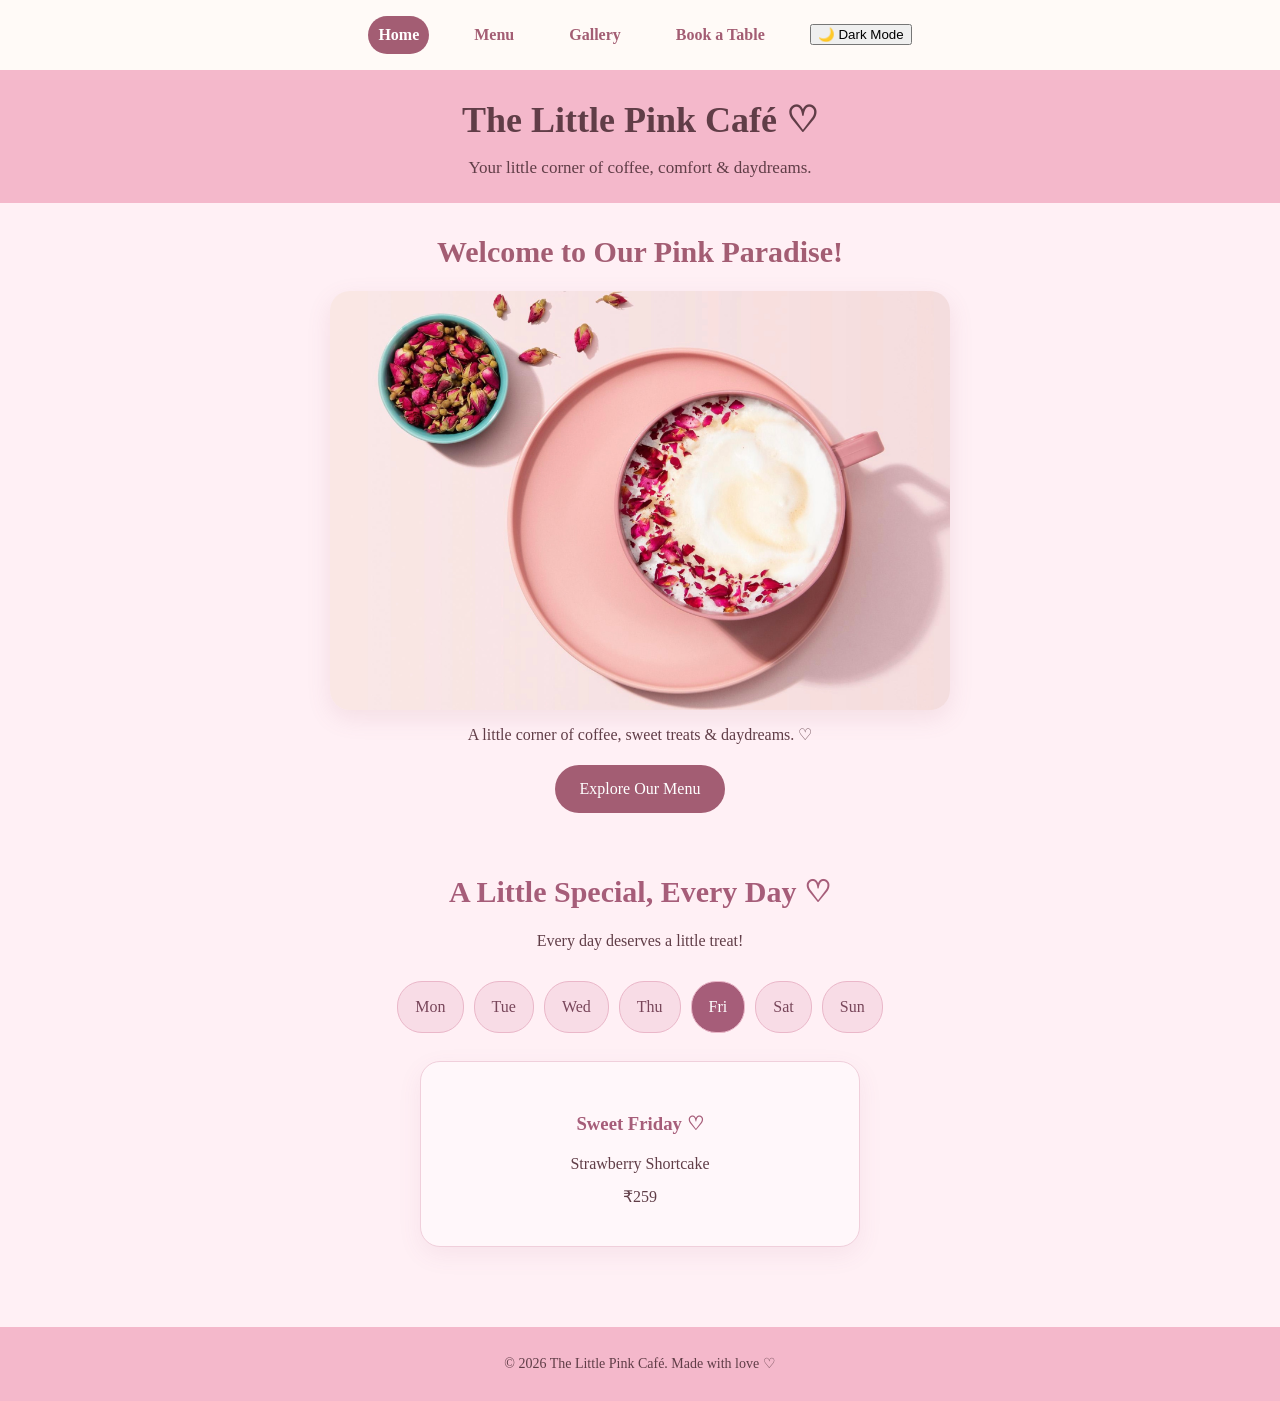
<file: index.html>
<!DOCTYPE html>
<html lang="en">

<head>
    <meta charset="UTF-8">
    <meta name="viewport" content="width=device-width, initial-scale=1.0">
    <title>The Little Pink Café</title>
    <link rel="stylesheet" href="css/style.css">
</head>

<body>


<nav class="navbar">
    <a href="index.html" class="active">Home</a>
    <a href="menu.html">Menu</a>
    <a href="gallery.html">Gallery</a>
    <a href="booking.html">Book a Table</a>
    <button id="theme-toggle" type="button">🌙 Dark Mode</button>
</nav>


    <header>
        <h1>The Little Pink Café ♡</h1>
        <p>Your little corner of coffee, comfort & daydreams.</p>
    </header>

    <main>
        <section>
            <h2>Welcome to Our Pink Paradise!</h2>

<img src="images/the little pink cafe image.png"
     alt="Pink coffee on a pastel pink table"
     class="hero-image">

            
                
<p>
    
A little corner of coffee, sweet treats &amp; daydreams. ♡

</p>

            </p>
            <a href="menu.html">Explore Our Menu</a>
        </section>
    
<section class="daily-specials">
    <h2>A Little Special, Every Day ♡</h2>
    <p>Every day deserves a little treat!</p>

    <div class="special-days">
        <button type="button" data-day="1">Mon</button>
        <button type="button" data-day="2">Tue</button>
        <button type="button" data-day="3">Wed</button>
        <button type="button" data-day="4">Thu</button>
        <button type="button" data-day="5">Fri</button>
        <button type="button" data-day="6">Sat</button>
        <button type="button" data-day="0">Sun</button>
    </div>

    <div class="special-card">
        <h3 id="special-name">Today's Special</h3>
        <p id="special-item"></p>
        <p id="special-price"></p>
    </div>
</section>
</main>

    <footer>
        <p>&copy; 2026 The Little Pink Café. Made with love ♡</p>
    </footer>
    <script src="js/script.js"></script>

</body>
</html>
</file>
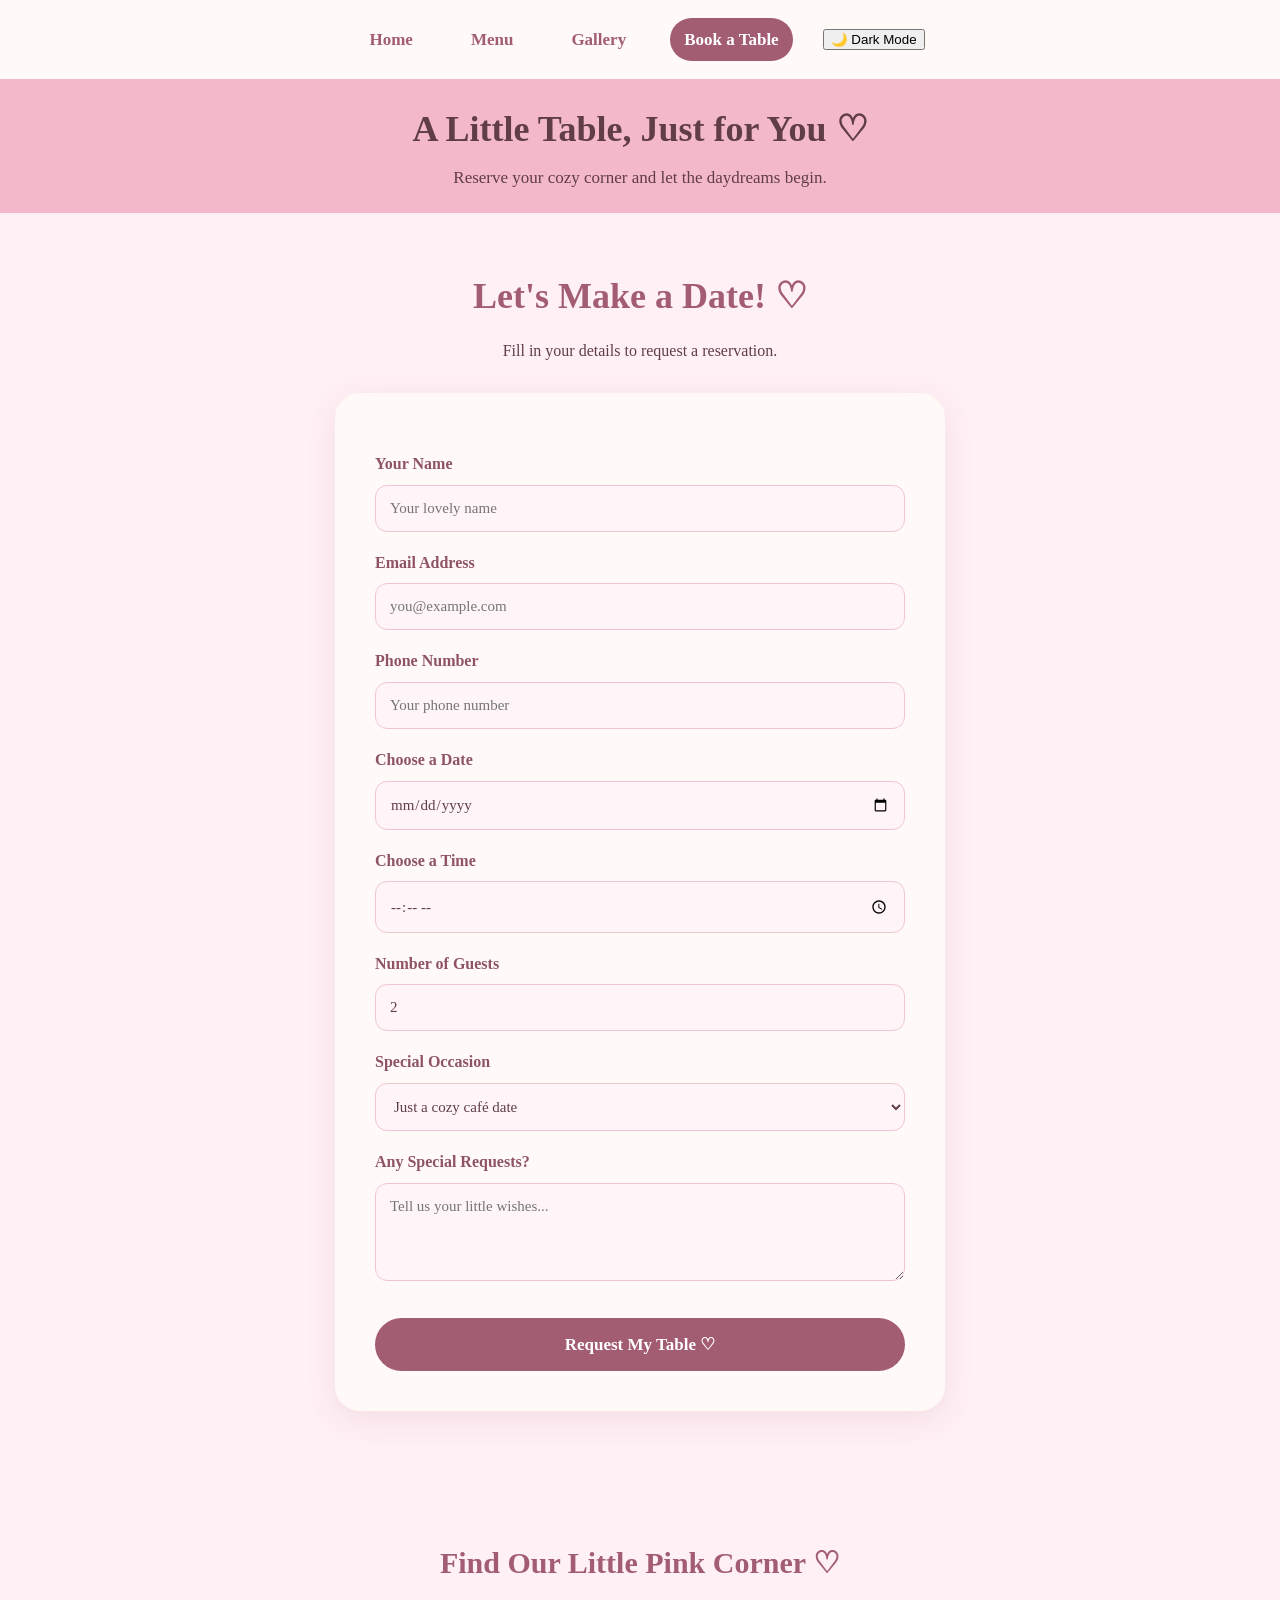
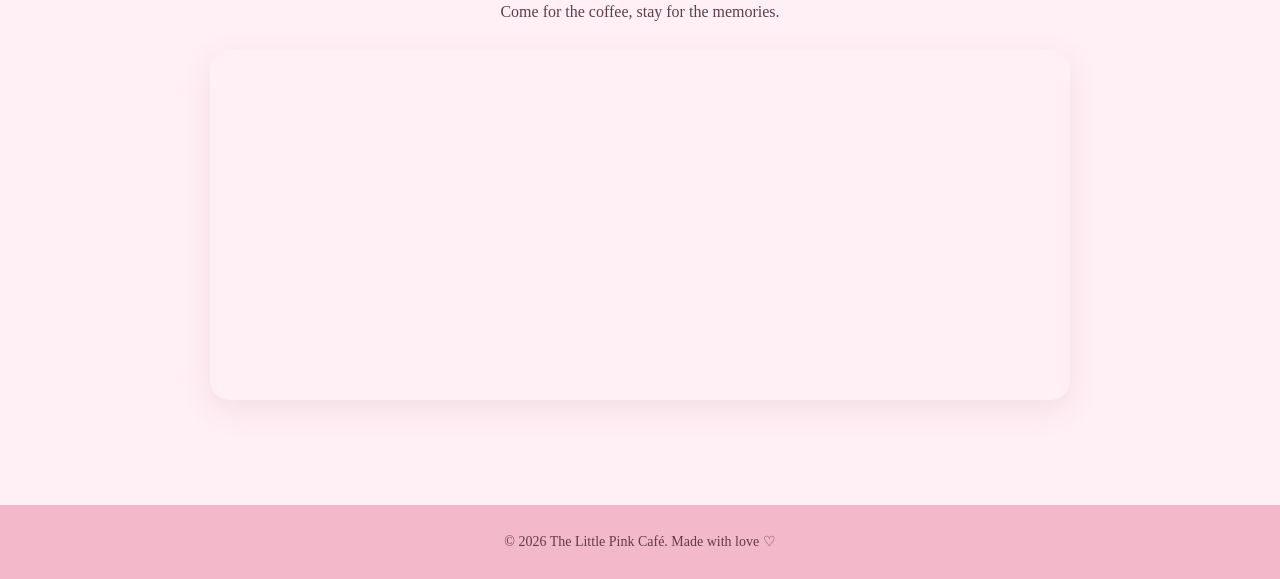
<file: booking.html>
<!DOCTYPE html>
<html lang="en">
<head>

<script>
    if (localStorage.getItem("cafeTheme") === "dark") {
        document.documentElement.classList.add("dark-mode");
    }
</script>

    <meta charset="UTF-8">
    <meta name="viewport" content="width=device-width, initial-scale=1.0">
    <title>Book a Table | The Little Pink Café</title>
    <link rel="stylesheet" href="css/style.css">
</head>
<body>

    <nav>
        <a href="index.html">Home</a>
        <a href="menu.html">Menu</a>
        <a href="gallery.html">Gallery</a>
        <a href="booking.html" class="active">Book a Table</a>

<button id="theme-toggle" type="button">🌙 Dark Mode</button>

    </nav>

    <header>
        <h1>A Little Table, Just for You ♡</h1>
        <p>Reserve your cozy corner and let the daydreams begin.</p>
    </header>

    <main>
        <section class="booking-section">
            <h2>Let's Make a Date! ♡</h2>
            <p>Fill in your details to request a reservation.</p>

            <form class="booking-form" id="booking-form">
            
                <label for="guest-name">Your Name</label>
                <input type="text" id="guest-name"
                       placeholder="Your lovely name" required>

                <label for="guest-email">Email Address</label>
                <input type="email" id="guest-email"
                       placeholder="you@example.com" required>

                <label for="guest-phone">Phone Number</label>
                <input type="tel" id="guest-phone"
                       placeholder="Your phone number" required>

                <label for="booking-date">Choose a Date</label>
                <input type="date" id="booking-date" required>

                <label for="booking-time">Choose a Time</label>
                <input type="time" id="booking-time" required>

                <label for="guest-count">Number of Guests</label>
                <input type="number" id="guest-count"
                       min="1" max="12" value="2" required>

                <label for="occasion">Special Occasion</label>
                <select id="occasion">
                    <option value="none">Just a cozy café date</option>
                    <option value="birthday">Birthday</option>
                    <option value="anniversary">Anniversary</option>
                    <option value="other">Something special!</option>
                </select>

                <label for="requests">Any Special Requests?</label>
                <textarea id="requests" rows="4"
                          placeholder="Tell us your little wishes..."></textarea>

                <button type="submit">Request My Table ♡</button>
            </form>
            <p id="booking-message" aria-live="polite"></p>
        </section>

<section class="location-section">
    <h2>Find Our Little Pink Corner ♡</h2>
    <p>Come for the coffee, stay for the memories.</p>

    <iframe
        src="https://www.google.com/maps?q=Kota,Rajasthan&output=embed"
        width="100%"
        height="350"
        style="border:0; border-radius:20px;"
        loading="lazy"
        title="Our café location">
    </iframe>
</section>

    </main>

    <footer>
        <p>&copy; 2026 The Little Pink Café. Made with love ♡</p>
    </footer>

<script src="js/script.js"></script>

</body>
</html>
</file>
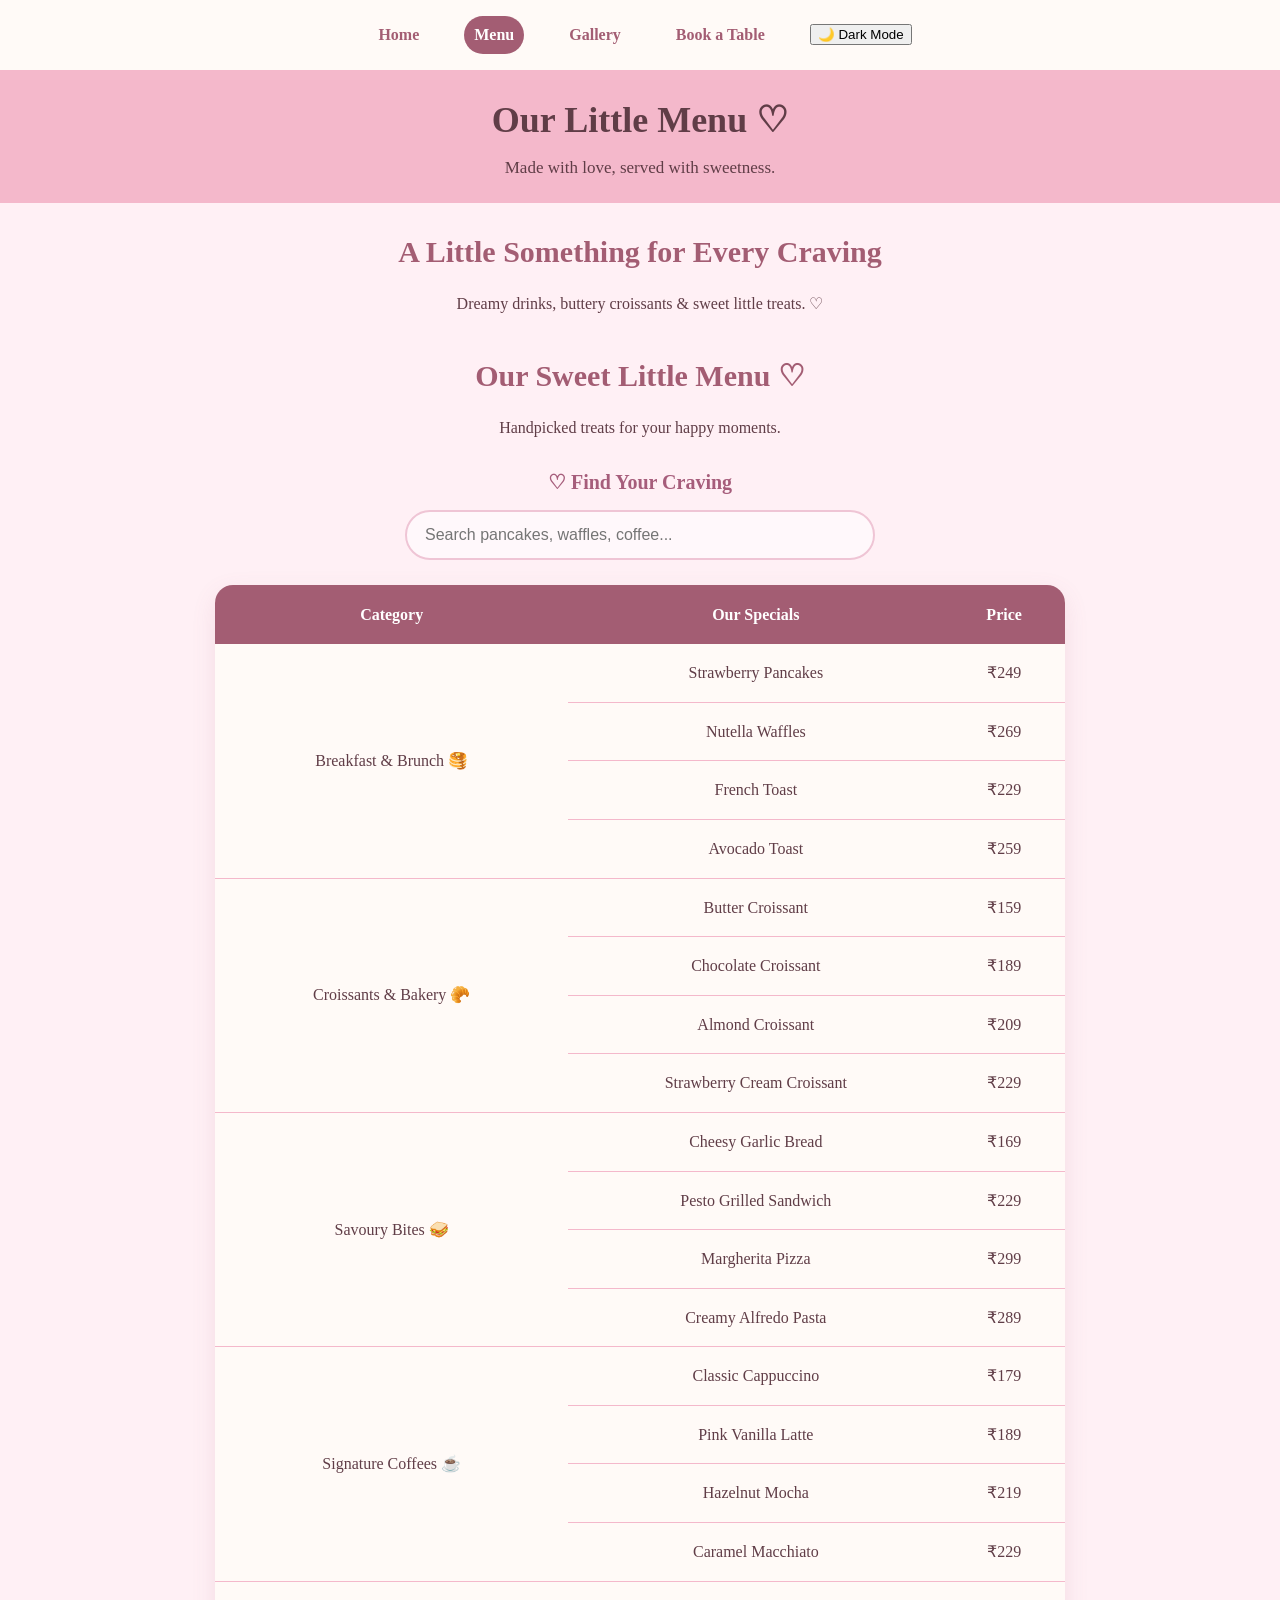
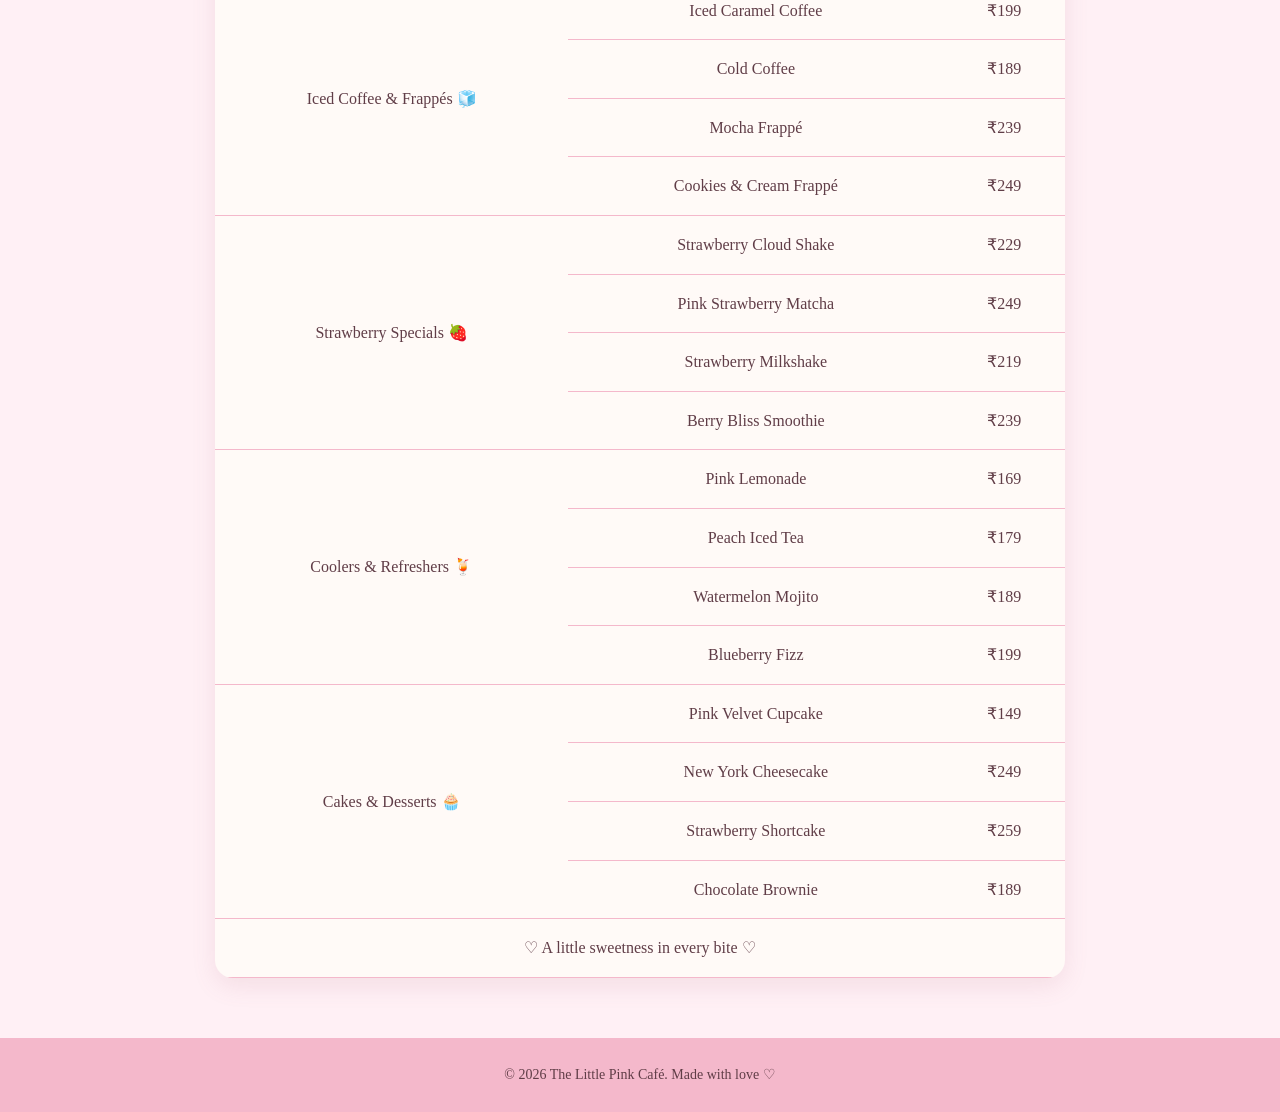
<file: menu.html>
<!DOCTYPE html>
<html lang="en">
<head>
    <meta charset="UTF-8">
    <meta name="viewport" content="width=device-width, initial-scale=1.0">
    <title>Our Menu | The Little Pink Café</title>
    <link rel="stylesheet" href="css/style.css">
</head>
<body>


<nav class="navbar">
    <a href="index.html">Home</a>
    <a href="menu.html" class="active">Menu</a>
    <a href="gallery.html">Gallery</a>
    <a href="booking.html">Book a Table</a>
    <button id="theme-toggle" type="button">🌙 Dark Mode</button>
</nav>


    <header>
        <h1>Our Little Menu ♡</h1>
        <p>Made with love, served with sweetness.</p>
    </header>

    <main>
        <section>
            <h2>A Little Something for Every Craving</h2>
            <p>
Dreamy drinks, buttery croissants &amp; sweet little treats. ♡
</p>
        </section>

<section class="menu-section">
    <h2>Our Sweet Little Menu ♡</h2>
    <p>Handpicked treats for your happy moments.</p>


<!-- Menu Search Bar -->
<div class="menu-search">
  <label for="menuSearch">♡ Find Your Craving</label>
  <input
    type="search"
    id="menuSearch"
    placeholder="Search pancakes, waffles, coffee..."
    autocomplete="off"
  >
</div>
<table class="cafe-menu">
    <thead>
        <tr>
            <th>Category</th>
            <th>Our Specials</th>
            <th>Price</th>
        </tr>
    </thead>

    <tbody>
        <!-- Breakfast & Brunch -->
        <tr>
            <td rowspan="4">Breakfast &amp; Brunch 🥞</td>
            <td>Strawberry Pancakes</td>
            <td>₹249</td>
        </tr>
        <tr><td>Nutella Waffles</td><td>₹269</td></tr>
        <tr><td>French Toast</td><td>₹229</td></tr>
        <tr><td>Avocado Toast</td><td>₹259</td></tr>

        <!-- Croissants & Bakery -->
        <tr>
            <td rowspan="4">Croissants &amp; Bakery 🥐</td>
            <td>Butter Croissant</td>
            <td>₹159</td>
        </tr>
        <tr><td>Chocolate Croissant</td><td>₹189</td></tr>
        <tr><td>Almond Croissant</td><td>₹209</td></tr>
        <tr><td>Strawberry Cream Croissant</td><td>₹229</td></tr>

        <!-- Savoury Bites -->
        <tr>
            <td rowspan="4">Savoury Bites 🥪</td>
            <td>Cheesy Garlic Bread</td>
            <td>₹169</td>
        </tr>
        <tr><td>Pesto Grilled Sandwich</td><td>₹229</td></tr>
        <tr><td>Margherita Pizza</td><td>₹299</td></tr>
        <tr><td>Creamy Alfredo Pasta</td><td>₹289</td></tr>

        <!-- Signature Coffees -->
        <tr>
            <td rowspan="4">Signature Coffees ☕</td>
            <td>Classic Cappuccino</td>
            <td>₹179</td>
        </tr>
        <tr><td>Pink Vanilla Latte</td><td>₹189</td></tr>
        <tr><td>Hazelnut Mocha</td><td>₹219</td></tr>
        <tr><td>Caramel Macchiato</td><td>₹229</td></tr>

        <!-- Iced Coffee & Frappes -->
        <tr>
            <td rowspan="4">Iced Coffee &amp; Frappés 🧊</td>
            <td>Iced Caramel Coffee</td>
            <td>₹199</td>
        </tr>
        <tr><td>Cold Coffee</td><td>₹189</td></tr>
        <tr><td>Mocha Frappé</td><td>₹239</td></tr>
        <tr><td>Cookies &amp; Cream Frappé</td><td>₹249</td></tr>

        <!-- Strawberry Specials -->
        <tr>
            <td rowspan="4">Strawberry Specials 🍓</td>
            <td>Strawberry Cloud Shake</td>
            <td>₹229</td>
        </tr>
        <tr><td>Pink Strawberry Matcha</td><td>₹249</td></tr>
        <tr><td>Strawberry Milkshake</td><td>₹219</td></tr>
        <tr><td>Berry Bliss Smoothie</td><td>₹239</td></tr>

        <!-- Coolers & Refreshers -->
        <tr>
            <td rowspan="4">Coolers &amp; Refreshers 🍹</td>
            <td>Pink Lemonade</td>
            <td>₹169</td>
        </tr>
        <tr><td>Peach Iced Tea</td><td>₹179</td></tr>
        <tr><td>Watermelon Mojito</td><td>₹189</td></tr>
        <tr><td>Blueberry Fizz</td><td>₹199</td></tr>

        <!-- Cakes & Desserts -->
        <tr>
            <td rowspan="4">Cakes &amp; Desserts 🧁</td>
            <td>Pink Velvet Cupcake</td>
            <td>₹149</td>
        </tr>
        <tr><td>New York Cheesecake</td><td>₹249</td></tr>
        <tr><td>Strawberry Shortcake</td><td>₹259</td></tr>
        <tr><td>Chocolate Brownie</td><td>₹189</td></tr>
    </tbody>

    <tfoot>
        <tr>
            <td colspan="3">
                ♡ A little sweetness in every bite ♡
            </td>
        </tr>
    </tfoot>
</table>



    
            
</section>

    </main>

    <footer>
        <p>&copy; 2026 The Little Pink Café.
        Made with love ♡</p>
    </footer>
    <script src="js/script.js"></script>

</body>
</html>
</file>
<file: css/style.css>
/* The Little Pink Café - Main Styles */

:root {
    --pink: #f4b8cb;
    --light-pink: #fff0f5;
    --dark-pink: #a35d73;
    --cream: #fffaf7;
    --text: #603d47;
}

* {
    box-sizing: border-box;
}

body {
    margin: 0;
    font-family: Georgia, serif;
    background-color: var(--light-pink);
    color: var(--text);
    line-height: 1.6;
}

/* Header */

header {
    text-align: center;
    padding: 45px 20px;
    background-color: var(--pink);
}

header h1 {
    font-size: 42px;
    margin-bottom: 10px;
}

header p {
    font-size: 17px;
}

/* Welcome Section */

main {
    padding: 70px 20px;
}

section {
    max-width: 800px;
    margin: auto;
    text-align: center;
}

section h2 {
    font-size: 36px;
    color: var(--dark-pink);
}

section p {
    font-size: 18px;
    margin-bottom: 35px;
}

/* Menu Button */

section a {
    display: inline-block;
    padding: 13px 28px;
    background-color: var(--dark-pink);
    color: white;
    text-decoration: none;
    border-radius: 30px;
    transition: background-color 0.3s;
}

section a:hover {
    background-color: var(--text);
}

/* Footer */

footer {
    text-align: center;
    padding: 20px;
    background-color: var(--pink);
    font-size: 14px;
}

/* Mobile Responsive */

@media (max-width: 600px) {
    header h1 {
        font-size: 30px;
    }

    section h2 {
        font-size: 28px;
    }

    main {
        padding: 45px 20px;
    }
}

/* Beautiful Homepage Image */

.hero-image {
    display: block;
    width: 100%;
    max-width: 750px;
    height: auto;
    margin: 30px auto;
    border-radius: 24px;
    box-shadow: 0 12px 30px rgba(163, 93, 115, 0.12);
}

/* Compact Homepage Layout */

header {
    padding: 22px 20px;
}

header h1 {
    margin: 0 0 5px;
    font-size: 36px;
}

header p {
    margin: 0;
}

main {
    padding: 25px 20px;
}

section h2 {
    font-size: 30px;
    margin: 0 0 15px;
}

.hero-image {
    display: block;
    width: 100%;
    max-width: 620px;
    height: 290px;
    object-fit: cover;
    object-position: center;
    margin: 15px auto;
    border: none;
    border-radius: 20px;
    box-shadow: 0 8px 25px rgba(163, 93, 115, 0.12);
}

section p {
    font-size: 16px;
    margin: 12px auto 18px;
}

section a {
    padding: 11px 25px;
}

footer {
    padding: 12px;
}

@media (max-width: 600px) {
    header h1 {
        font-size: 28px;
    }

    section h2 {
        font-size: 24px;
    }

    .hero-image {
        height: 220px;
    }
}

/* Show the complete homepage image */

.hero-image {
    display: block;
    width: 100%;
    max-width: 620px;
    height: auto;
    object-fit: contain;
    margin: 12px auto;
    border: none;
    border-radius: 20px;
    box-shadow: 0 8px 25px rgba(163, 93, 115, 0.12);
}

/* Little Pink Cafe Menu */

.menu-section {
    max-width: 850px;
    margin: 35px auto;
    text-align: center;
}

.cafe-menu {
    width: 100%;
    border-collapse: collapse;
    background-color: #fffaf7;
    border-radius: 18px;
    overflow: hidden;
    box-shadow: 0 8px 25px rgba(163, 93, 115, 0.12);
}

.cafe-menu th {
    background-color: #a35d73;
    color: white;
    padding: 17px;
}

.cafe-menu td {
    padding: 16px;
    border-bottom: 1px solid #f4b8cb;
}

.cafe-menu tbody tr:hover {
    background-color: #fff0f5;
}

.menu-note {
    background-color: #f4b8cb;
    color: #603d47;
    font-style: italic;
    font-weight: bold;
}

@media (max-width: 600px) {
    .cafe-menu th,
    .cafe-menu td {
        padding: 10px 6px;
        font-size: 13px;
    }
}

/* Navigation Bar */

.navbar {
    display: flex;
    justify-content: center;
    align-items: center;
    gap: 35px;
    padding: 16px 20px;
    background-color: #fffaf7;
    flex-wrap: wrap;
}

.navbar a {
    color: #a35d73;
    font-size: 16px;
    font-weight: bold;
    text-decoration: none;
    padding: 6px 10px;
    border-radius: 20px;
    transition: 0.3s;
}

.navbar a:hover {
    background-color: #fff0f5;
}

.navbar a.active {
    background-color: #a35d73;
    color: white;
}

@media (max-width: 600px) {
    .navbar {
        gap: 8px;
    }

    .navbar a {
        font-size: 13px;
        padding: 6px 8px;
    }
}

/* Homepage Description */

section > p {
    max-width: 620px;
    margin: 12px auto 18px;
    text-align: center;
    line-height: 1.6;
}
/* ===== PINK CAFE GALLERY ===== */

.gallery-grid {
    display: grid;
    grid-template-columns: repeat(3, 1fr);
    gap: 22px;
    margin-top: 35px;
}

.gallery-grid img {
    width: 100%;
    height: 280px;
    object-fit: cover;
    border-radius: 18px;
    box-shadow: 0 5px 18px rgba(163, 93, 115, 0.15);
    transition: transform 0.3s ease, box-shadow 0.3s ease;
}

/* Pretty hover effect */
.gallery-grid img:hover {
    transform: scale(1.04);
    box-shadow: 0 10px 25px rgba(163, 93, 115, 0.25);
}

/* Tablet screens */
@media (max-width: 900px) {
    .gallery-grid {
        grid-template-columns: repeat(2, 1fr);
    }
}

/* Mobile screens */
@media (max-width: 600px) {
    .gallery-grid {
        grid-template-columns: 1fr;
    }

    .gallery-grid img {
        height: 320px;
    }
}

/* Gallery - 3 x 3 photo grid */
.gallery-grid {
    display: grid;
    grid-template-columns: repeat(3, 1fr);
    gap: 20px;
    max-width: 1100px;
    margin: 35px auto;
}

.gallery-grid img {
    width: 100%;
    height: 280px;
    object-fit: cover;
    border-radius: 16px;
    transition: transform 0.3s ease;
}

.gallery-grid img:hover {
    transform: scale(1.04);
}

@media (max-width: 768px) {
    .gallery-grid {
        grid-template-columns: repeat(2, 1fr);
    }
}

@media (max-width: 480px) {
    .gallery-grid {
        grid-template-columns: 1fr;
    }
}

/* Gallery Lightbox */
.lightbox {
    position: fixed;
    top: 0;
    left: 0;
    width: 100%;
    height: 100%;
    background: rgba(30, 15, 25, 0.9);
    display: flex;
    justify-content: center;
    align-items: center;
    z-index: 1000;
    cursor: pointer;
    padding: 20px;
}

.lightbox img {
    max-width: 90%;
    max-height: 90vh;
    object-fit: contain;
    border-radius: 15px;
    box-shadow: 0 10px 40px rgba(0, 0, 0, 0.4);
}

/* BOOK A TABLE PAGE */

.booking-section {
    max-width: 650px;
    margin: 0 auto;
    padding: 30px 20px;
}

.booking-section h2 {
    color: #a35d73;
    font-size: 36px;
    margin-bottom: 10px;
}

.booking-form {
    background: #fffaf7;
    padding: 40px;
    border-radius: 25px;
    box-shadow: 0 8px 30px rgba(163, 93, 115, 0.12);
    text-align: left;
    margin-top: 30px;
}

.booking-form label {
    display: block;
    margin: 18px 0 8px;
    font-weight: bold;
    color: #8f5367;
}

.booking-form input,
.booking-form select,
.booking-form textarea {
    width: 100%;
    padding: 14px;
    border: 1px solid #f0c6d4;
    border-radius: 12px;
    background: #fff5f8;
    color: #603d47;
    font-family: inherit;
    font-size: 15px;
}

.booking-form input:focus,
.booking-form select:focus,
.booking-form textarea:focus {
    outline: 2px solid #d98ca7;
    border-color: #d98ca7;
}

.booking-form button {
    display: block;
    width: 100%;
    margin-top: 30px;
    padding: 16px;
    border: none;
    border-radius: 30px;
    background: #a35d73;
    color: white;
    font-family: inherit;
    font-size: 17px;
    font-weight: bold;
    cursor: pointer;
    transition: background 0.3s, transform 0.3s;
}

.booking-form button:hover {
    background: #87465d;
    transform: translateY(-2px);
}

@media (max-width: 600px) {
    .booking-form {
        padding: 24px;
    }

    .booking-section h2 {
        font-size: 28px;
    }
}

/* Navigation bar */

nav {
    display: flex;
    justify-content: center;
    align-items: center;
    flex-wrap: wrap;
    gap: 30px;
    padding: 18px 20px;
    background-color: #fffaf7;
}

nav a {
    color: #a35d73;
    text-decoration: none;
    font-size: 17px;
    font-weight: bold;
    padding: 8px 14px;
    border-radius: 25px;
    transition: 0.3s;
}

nav a:hover,
nav a.active {
    background-color: #a35d73;
    color: white;
}

@media (max-width: 600px) {
    nav {
        gap: 8px;
    }

    nav a {
        font-size: 14px;
        padding: 8px 10px;
    }
}

/* Our Café Location */
.location-section {
    max-width: 900px;
    margin: 60px auto;
    padding: 20px;
    text-align: center;
}

.location-section h2 {
    color: #a35d73;
    margin-bottom: 12px;
}

.location-section iframe {
    display: block;
    margin-top: 25px;
    border-radius: 20px;
    box-shadow: 0 10px 30px rgba(163, 93, 115, 0.12);
}

/* Dark Mode Theme */
html.dark-mode,
body.dark-mode {
    --pink: #694453;
    --light-pink: #241c24;
    --dark-pink: #e6a1b8;
    --cream: #342832;
    --text: #fff0f5;
}

body.dark-mode .booking-form {
    background-color: var(--cream);
}

body.dark-mode input,
body.dark-mode select,
body.dark-mode textarea {
    background-color: #443440;
    color: #fff0f5;
    border-color: #9f7187;
}

body.dark-mode nav {
    background-color: var(--cream);
}

/* Improve Dark Mode Readability */
body.dark-mode .booking-form label,
body.dark-mode .location-section h2,
body.dark-mode section h2,
body.dark-mode nav a {
    color: #f7c6d8;
}

body.dark-mode input::placeholder,
body.dark-mode textarea::placeholder {
    color: #d5b8c5;
}

body.dark-mode #theme-toggle {
    background-color: #f7c6d8;
    color: #342832;
    border: none;
    border-radius: 25px;
    padding: 10px 18px;
    cursor: pointer;
}
/* Fix Menu Table in Dark Mode */
body.dark-mode table,
body.dark-mode table tbody,
body.dark-mode table td {
    background-color: #3b2934;
    color: #fff0f5;
}

body.dark-mode table th {
    background-color: #a35d73;
    color: white;
}

body.dark-mode table td {
    border-color: #6d4a5b;
}


/* Mobile Navigation Improvements */
@media (max-width: 600px) {
    .navbar {
        display: flex;
        flex-direction: row;
        flex-wrap: wrap;
        justify-content: center;
        align-items: center;
        gap: 12px;
        padding: 15px 10px;
    }

    .navbar a {
        font-size: 14px;
    }

    #theme-toggle {
        font-size: 13px;
        padding: 8px 14px;
    }
}

/* Café Video Section */
.cafe-video {
    text-align: center;
    padding: 50px 20px;
}

.cafe-video h2 {
    margin-bottom: 12px;
}

.cafe-video p {
    margin-bottom: 25px;
}

.cafe-video video {
    display: block;
    width: 100%;
    max-width: 320px;
    height: auto;
    margin: 0 auto;
    border-radius: 18px;
    box-shadow: 0 8px 25px rgba(90, 50, 65, 0.15);
}

/* Daily Specials Section */
.daily-specials {
    text-align: center;
    padding: 55px 20px;
    max-width: 850px;
    margin: 0 auto;
}

.daily-specials h2 {
    color: #a65d79;
    margin-bottom: 12px;
}

.special-days {
    display: flex;
    justify-content: center;
    flex-wrap: wrap;
    gap: 10px;
    margin: 28px 0;
}

.special-days button {
    background: #f8dce6;
    color: #78465a;
    border: 1px solid #eab7c9;
    border-radius: 25px;
    padding: 12px 17px;
    font: inherit;
    cursor: pointer;
    transition: 0.2s ease;
}

.special-days button:hover,
.special-days button.active {
    background: #a65d79;
    color: white;
}

.special-card {
    background: #fff7fa;
    border: 1px solid #f0cfdb;
    border-radius: 20px;
    padding: 28px 20px;
    max-width: 440px;
    margin: 0 auto;
    box-shadow: 0 8px 24px rgba(150, 80, 110, 0.08);
}

.special-card h3 {
    color: #a65d79;
    margin-bottom: 12px;
}

.special-card p {
    margin: 8px 0;
}

/* Dark Mode */
.dark-mode .special-card {
    background: #34232d;
    border-color: #694558;
}

.dark-mode .special-card p {
    color: #f9e4ec;
}

/* Daily Specials Heading - Dark Mode */
.dark-mode .special-card h3 {
    color: #f5bfd2;
}
/* Back to Top Button */
.back-to-top {
  display: none;
  position: fixed;
  bottom: 25px;
  right: 25px;
  background-color: #b05c7a;
  color: white;
  border: none;
  border-radius: 50%;
  width: 48px;
  height: 48px;
  font-size: 24px;
  cursor: pointer;
  z-index: 1000;
  box-shadow: 0 4px 12px rgba(0, 0, 0, 0.15);
  transition: background-color 0.3s;
}

.back-to-top:hover {
  background-color: #8e4561;
}

.back-to-top:focus-visible {
  outline: 3px solid #47303b;
  outline-offset: 3px;
}

/* Menu Search Bar */
.menu-search {
  max-width: 500px;
  margin: 25px auto;
  padding: 0 15px;
  text-align: center;
}

.menu-search label {
  display: block;
  margin-bottom: 12px;
  color: #a65d7b;
  font-size: 20px;
  font-weight: bold;
}

#menuSearch {
  width: 100%;
  padding: 14px 18px;
  border: 2px solid #efc5d5;
  border-radius: 30px;
  background-color: #fff8fb;
  color: #75445a;
  font-size: 16px;
  outline: none;
}

#menuSearch:focus {
  border-color: #b05c7a;
  box-shadow: 0 0 8px rgba(176, 92, 122, 0.2);
}
</file>
